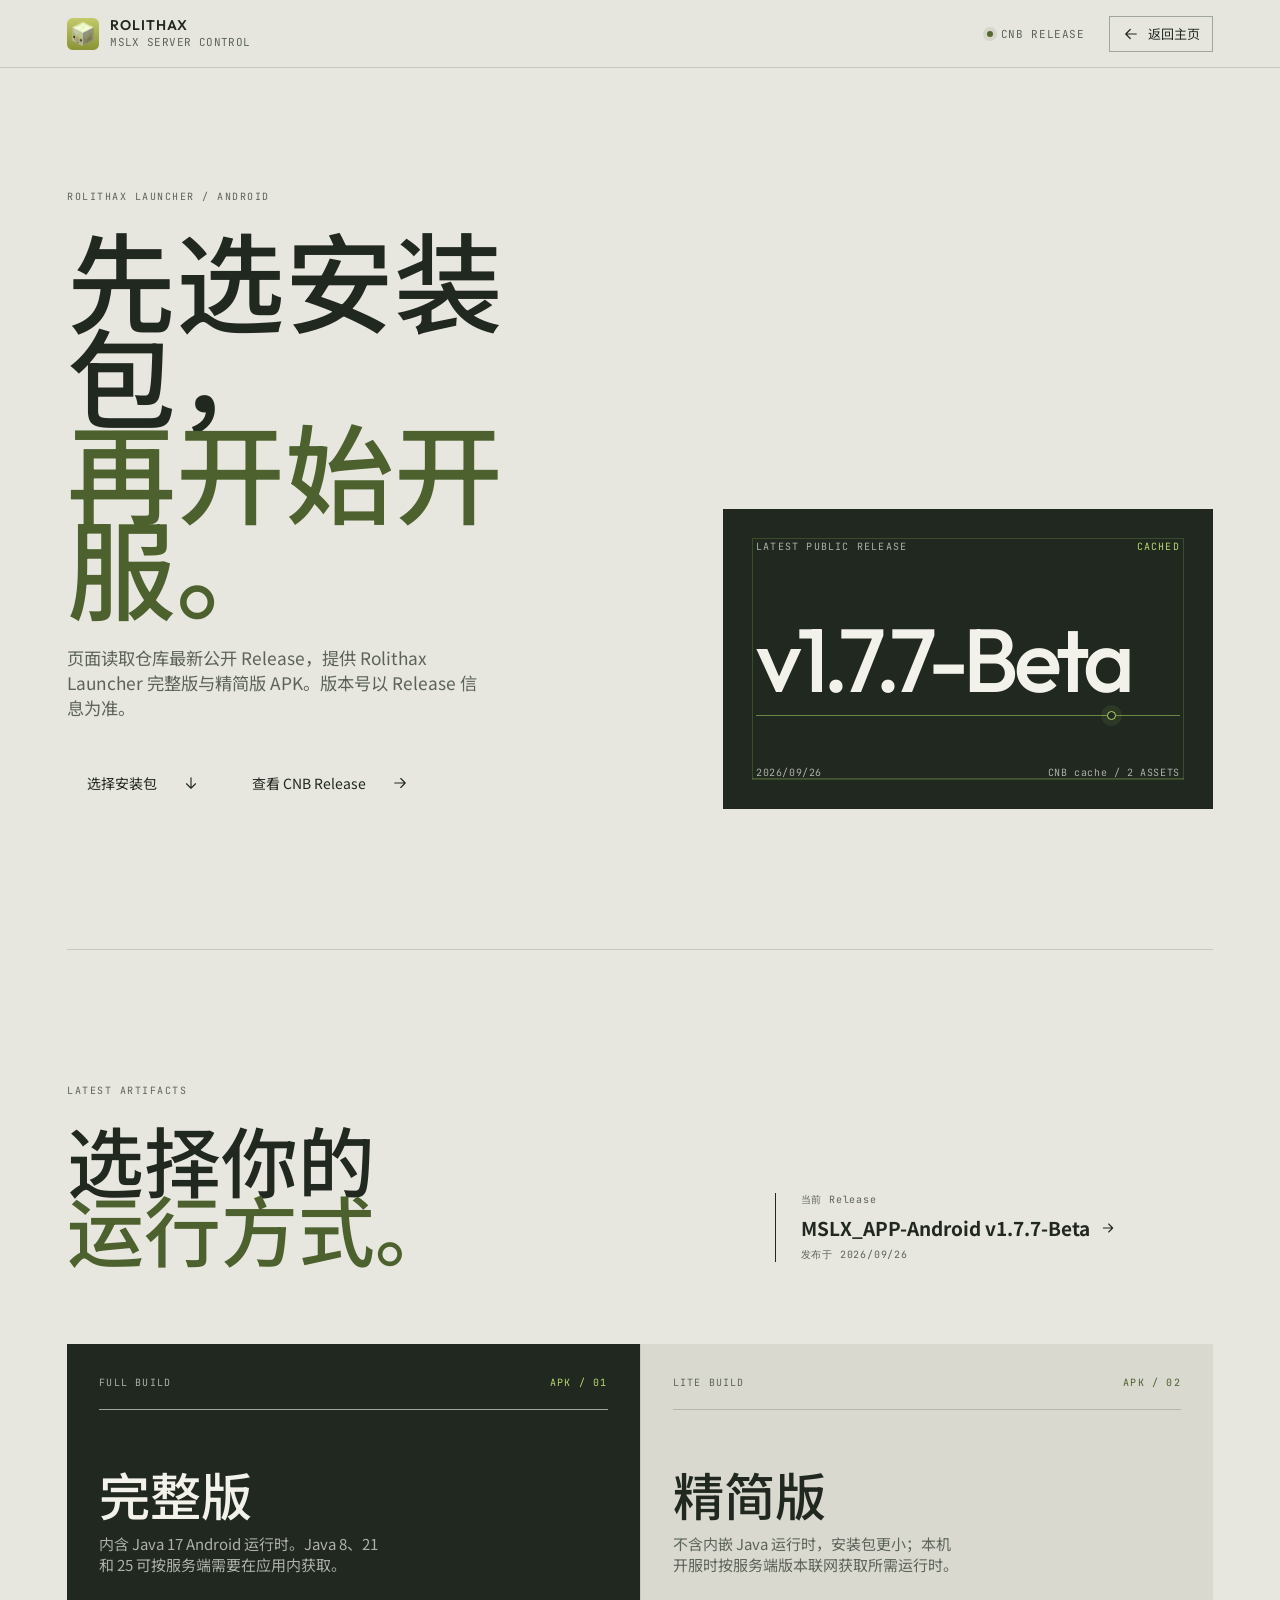
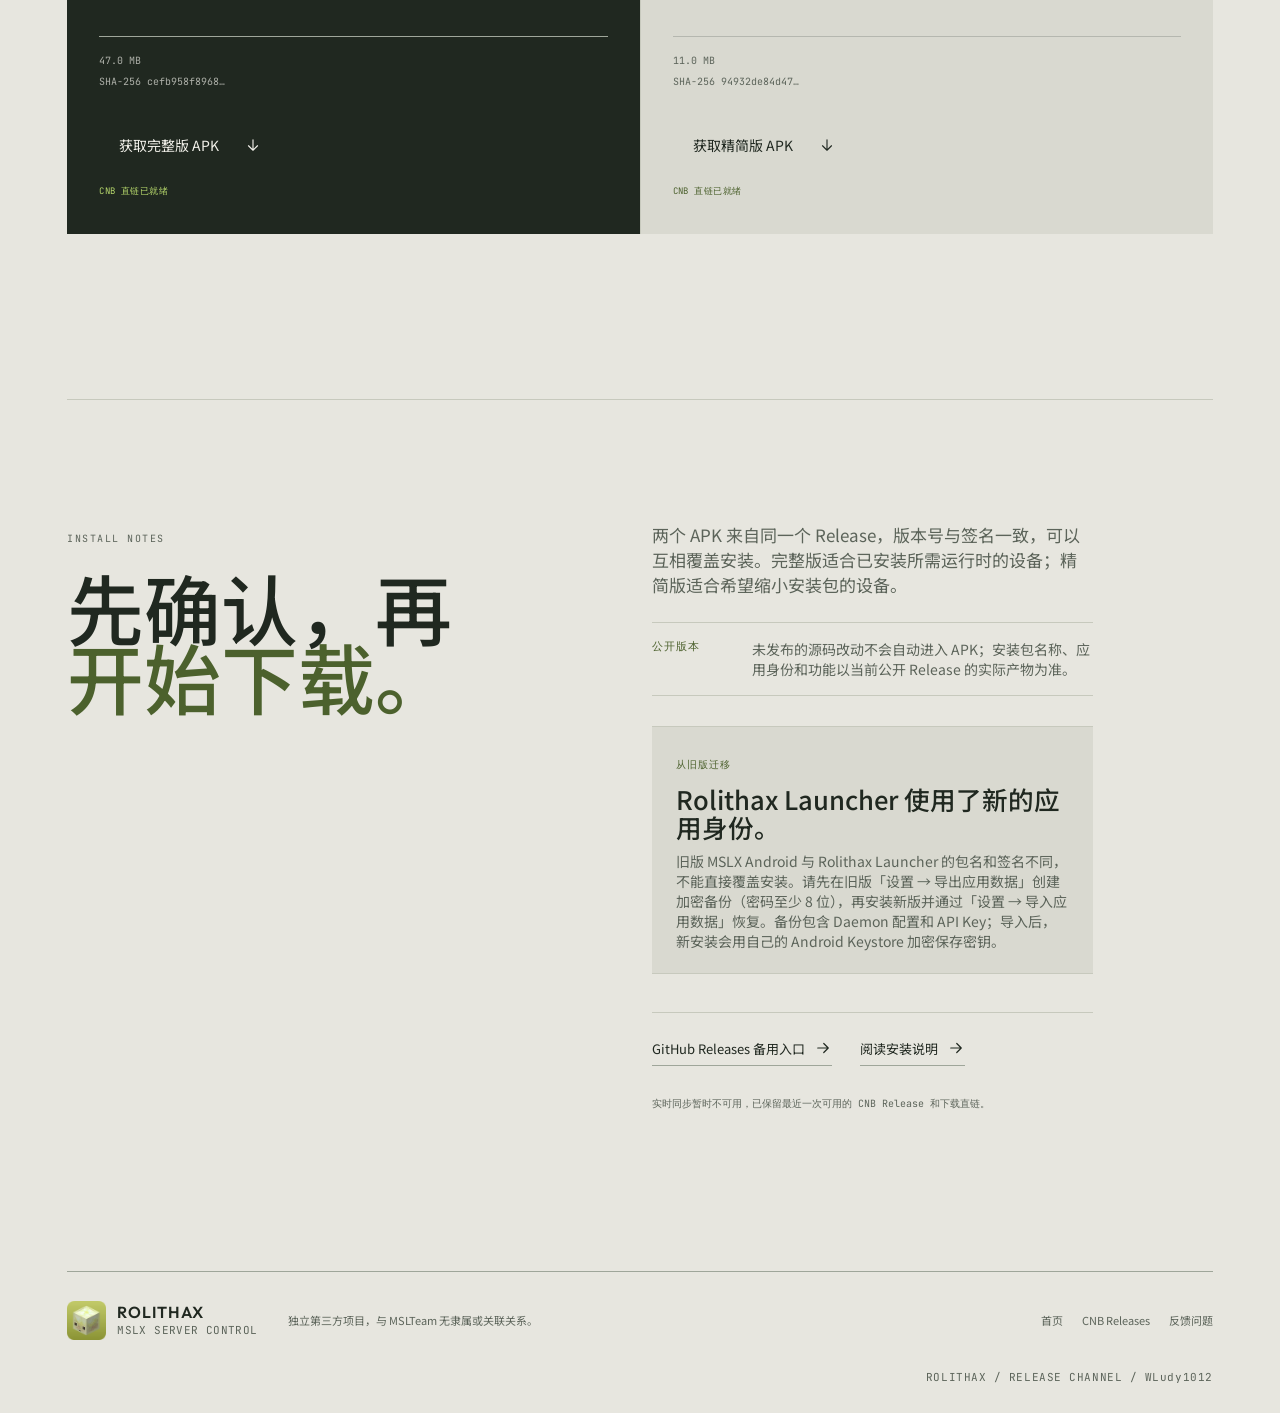
<file: download.html>
<!doctype html>
<html lang="zh-CN">
  <head>
    <meta charset="utf-8">
    <meta name="viewport" content="width=device-width, initial-scale=1">
    <meta name="theme-color" content="#151c17">
    <meta name="description" content="下载 Rolithax Launcher Android 客户端。页面读取最新公开 Release，并提供完整版与精简版 APK。">
    <title>下载 Rolithax Launcher · Android APK</title>
    <link rel="icon" href="assets/favicon.svg" type="image/svg+xml">
    <link rel="alternate icon" href="assets/rolithax-logo.png" type="image/png">
    <link rel="apple-touch-icon" href="assets/rolithax-logo.png">
    <link rel="preconnect" href="https://fonts.googleapis.com">
    <link rel="preconnect" href="https://fonts.gstatic.com" crossorigin>
    <link href="https://fonts.googleapis.com/css2?family=JetBrains+Mono:wght@400;500;600&family=Outfit:wght@400;500;600;700&family=Noto+Sans+SC:wght@400;500;700;900&display=swap" rel="stylesheet">
    <link rel="stylesheet" href="styles.css">
    <link rel="stylesheet" href="download.css">
  </head>
  <body class="site-booting download-page">
    <div class="boot-screen" data-loader aria-label="正在加载 Rolithax Launcher 下载页" aria-live="polite">
      <div class="boot-shell">
        <div class="boot-topline"><span class="boot-brand"><img src="assets/rolithax-logo.png" alt="Rolithax Launcher"><b>ROLITHAX / RELEASE CHANNEL</b></span><span data-boot-percent>000</span></div>
        <div class="boot-field" aria-hidden="true"><i></i><i></i><i></i><i></i><i></i><i></i><i></i><i></i><i></i><i></i><i></i><i></i></div>
        <div class="boot-bottomline"><span data-boot-status>mounting release channel</span><span>FETCH / VERIFY / INSTALL</span></div>
      </div>
    </div>
    <div class="scroll-progress" aria-hidden="true"><span></span></div>

    <header class="site-header download-header">
      <a class="brand" href="index.html" aria-label="返回 Rolithax Launcher 首页"><img src="assets/rolithax-logo.png" alt="Rolithax Launcher"><span><b>ROLITHAX</b><small>MSLX SERVER CONTROL</small></span></a>
      <div class="header-right"><span class="header-status"><i></i> CNB RELEASE</span><a class="header-link" href="index.html"><svg class="icon" viewBox="0 0 24 24" aria-hidden="true"><path d="M19 12H5M11 6l-6 6 6 6"/></svg>返回主页</a></div>
    </header>

    <main>
      <section class="download-hero section-shell" aria-labelledby="download-title">
        <div class="download-hero-copy">
          <p class="download-overline">ROLITHAX LAUNCHER / ANDROID</p>
          <h1 id="download-title">先选安装包，<br><em>再开始开服。</em></h1>
          <p class="download-lede">页面读取仓库最新公开 Release，提供 Rolithax Launcher 完整版与精简版 APK。版本号以 Release 信息为准。</p>
          <div class="download-hero-actions"><a class="action action-dark" href="#packages">选择安装包 <svg class="icon" viewBox="0 0 24 24" aria-hidden="true"><path d="M12 5v14M6 13l6 6 6-6"/></svg></a><a class="action action-line" href="https://cnb.cool/WLudy/MSLX_APP-Android/-/releases" target="_blank" rel="noreferrer">查看 CNB Release <svg class="icon" viewBox="0 0 24 24" aria-hidden="true"><path d="M5 12h14M13 6l6 6-6 6"/></svg></a></div>
        </div>
        <aside class="release-scan" aria-live="polite">
          <div class="release-scan-top"><span>LATEST PUBLIC RELEASE</span><b data-api-state>CONNECTING</b></div>
          <strong data-release-version>SYNCING</strong>
          <div class="release-scan-line"><i></i></div>
          <div class="release-scan-bottom"><span data-release-date>正在请求最新版本</span><span data-release-source>cnb.cool</span></div>
        </aside>
      </section>

      <section class="download-section section-shell" id="packages" aria-labelledby="packages-title">
        <div class="download-section-head"><div><p class="download-overline">LATEST ARTIFACTS</p><h2 id="packages-title">选择你的<br><em>运行方式。</em></h2></div><div class="release-summary"><span>当前 Release</span><a data-release-link href="https://cnb.cool/WLudy/MSLX_APP-Android/-/releases" target="_blank" rel="noreferrer"><b data-release-version-copy>等待版本</b><svg class="icon" viewBox="0 0 24 24" aria-hidden="true"><path d="M5 12h14M13 6l6 6-6 6"/></svg></a><small data-release-summary>CNB API 返回后显示发布时间</small></div></div>
        <div class="download-grid">
          <article class="download-card" data-artifact-card="full">
            <div class="download-card-top"><span>FULL BUILD</span><b>APK / 01</b></div>
            <h3>完整版</h3>
            <p>内含 Java 17 Android 运行时。Java 8、21 和 25 可按服务端需要在应用内获取。</p>
            <div class="asset-meta"><span data-asset-size>等待附件大小</span><span data-asset-hash>SHA-256 等待解析</span></div>
            <a class="action action-dark download-action" data-download-link="full" href="https://cnb.cool/WLudy/MSLX_APP-Android/-/releases" target="_blank" rel="noreferrer" aria-label="打开 CNB Release 下载完整版 APK"><span>获取完整版 APK</span><svg class="icon" viewBox="0 0 24 24" aria-hidden="true"><path d="M12 5v14M6 13l6 6 6-6"/></svg></a>
            <span class="download-status" data-asset-status>等待 CNB Release 数据</span>
          </article>
          <article class="download-card download-card-lite" data-artifact-card="lite">
            <div class="download-card-top"><span>LITE BUILD</span><b>APK / 02</b></div>
            <h3>精简版</h3>
            <p>不含内嵌 Java 运行时，安装包更小；本机开服时按服务端版本联网获取所需运行时。</p>
            <div class="asset-meta"><span data-asset-size>等待附件大小</span><span data-asset-hash>SHA-256 等待解析</span></div>
            <a class="action action-line download-action" data-download-link="lite" href="https://cnb.cool/WLudy/MSLX_APP-Android/-/releases" target="_blank" rel="noreferrer" aria-label="打开 CNB Release 下载精简版 APK"><span>获取精简版 APK</span><svg class="icon" viewBox="0 0 24 24" aria-hidden="true"><path d="M12 5v14M6 13l6 6 6-6"/></svg></a>
            <span class="download-status" data-asset-status>等待 CNB Release 数据</span>
          </article>
        </div>
      </section>

      <section class="download-notes section-shell" aria-labelledby="notes-title">
        <div><p class="download-overline">INSTALL NOTES</p><h2 id="notes-title">先确认，再<br><em>开始下载。</em></h2></div>
        <div class="download-note-copy"><p>两个 APK 来自同一个 Release，版本号与签名一致，可以互相覆盖安装。完整版适合已安装所需运行时的设备；精简版适合希望缩小安装包的设备。</p><aside class="release-note" aria-label="公开版本说明"><span>公开版本</span><p>未发布的源码改动不会自动进入 APK；安装包名称、应用身份和功能以当前公开 Release 的实际产物为准。</p></aside><aside class="migration-note" aria-labelledby="migration-title"><span>从旧版迁移</span><h3 id="migration-title">Rolithax Launcher 使用了新的应用身份。</h3><p>旧版 MSLX Android 与 Rolithax Launcher 的包名和签名不同，不能直接覆盖安装。请先在旧版「设置 → 导出应用数据」创建加密备份（密码至少 8 位），再安装新版并通过「设置 → 导入应用数据」恢复。备份包含 Daemon 配置和 API Key；导入后，新安装会用自己的 Android Keystore 加密保存密钥。</p></aside><div class="download-link-row"><a class="text-action" href="https://github.com/WLudy1012/MSLX_APP-Android/releases" target="_blank" rel="noreferrer">GitHub Releases 备用入口 <svg class="icon" viewBox="0 0 24 24" aria-hidden="true"><path d="M5 12h13M13 6l6 6-6 6"/></svg></a><a class="text-action" href="https://github.com/WLudy1012/MSLX_APP-Android/blob/main/README.md" target="_blank" rel="noreferrer">阅读安装说明 <svg class="icon" viewBox="0 0 24 24" aria-hidden="true"><path d="M5 12h13M13 6l6 6-6 6"/></svg></a></div><p class="download-api-note" data-api-note>页面会从最新公开 Release 读取附件信息。</p></div>
      </section>
    </main>

    <footer class="site-footer section-shell"><a class="brand" href="index.html" aria-label="回到 Rolithax Launcher 首页"><img src="assets/rolithax-logo.png" alt="Rolithax Launcher"><span><b>ROLITHAX</b><small>MSLX SERVER CONTROL</small></span></a><p>独立第三方项目，与 MSLTeam 无隶属或关联关系。</p><div class="footer-links"><a href="index.html">首页</a><a href="https://cnb.cool/WLudy/MSLX_APP-Android/-/releases" target="_blank" rel="noreferrer">CNB Releases</a><a href="https://github.com/WLudy1012/MSLX_APP-Android/issues" target="_blank" rel="noreferrer">反馈问题</a></div><span class="footer-note">ROLITHAX / RELEASE CHANNEL / WLudy1012</span></footer>

    <script src="download.js"></script>
  </body>
</html>
</file>
<file: styles.css>
:root {
  color-scheme: light;
  --paper: #e7e6df;
  --paper-bright: #f2f1ea;
  --paper-deep: #d9d9d0;
  --ink: #202820;
  --ink-soft: #39443a;
  --muted: #5c645a;
  --rule: #c7c9bd;
  --rule-dark: #9fa69a;
  --signal: #b7d96c;
  --signal-deep: #56682f;
  --warm: #d49b5e;
  --display: 'Outfit', 'Noto Sans SC', sans-serif;
  --body: 'Noto Sans SC', sans-serif;
  --mono: 'JetBrains Mono', monospace;
  --page-width: 1340px;
  --page-gutter: clamp(24px, 5.25vw, 82px);
  --header-height: 84px;
  --scroll-progress: 0;
  font-family: var(--body);
  background: var(--paper);
  color: var(--ink);
  font-synthesis: none;
  text-rendering: optimizeLegibility;
  scroll-behavior: smooth;
  scrollbar-color: #728154 var(--paper);
  scrollbar-width: thin;
}

* { box-sizing: border-box; }
html { min-width: 320px; scroll-padding-top: calc(var(--header-height) + 24px); }
body { min-width: 320px; margin: 0; overflow-x: clip; background: var(--paper); }
body, button, a { -webkit-tap-highlight-color: transparent; }
button, a { color: inherit; font: inherit; }
a { text-decoration: none; text-underline-offset: .24em; }
button { border: 0; }
::selection { color: var(--paper-bright); background: var(--signal-deep); }
:focus-visible { outline: 2px solid var(--signal-deep); outline-offset: 4px; }
img, canvas { display: block; max-width: 100%; }
button:active, a:active { transform: translateY(1px) scale(.985); }
[hidden] { display: none !important; }

.section-shell { width: min(100% - var(--page-gutter) * 2, var(--page-width)); margin-inline: auto; }
.page-meter { position: fixed; z-index: 20; top: 0; right: 0; left: 0; height: 2px; pointer-events: none; }
.page-meter span { display: block; width: 100%; height: 100%; background: var(--signal-deep); transform: scaleX(var(--scroll-progress)); transform-origin: left; }

.boot-screen { position: fixed; z-index: 50; inset: 0; display: grid; align-items: center; padding-inline: var(--page-gutter); background: var(--ink); color: var(--paper-bright); opacity: 0; visibility: hidden; transition: opacity .55s cubic-bezier(.16,1,.3,1), visibility .55s; }
.site-booting .boot-screen { opacity: 1; visibility: visible; }
.is-ready .boot-screen { opacity: 0; visibility: hidden; }
.boot-shell { width: min(100%, 600px); margin: auto; }
.boot-topline, .boot-bottomline { display: flex; justify-content: space-between; align-items: center; color: rgba(242,241,234,.66); font: 11px var(--mono); letter-spacing: .06em; }
.boot-brand { display: inline-flex; align-items: center; gap: 11px; }
.boot-brand img { width: 26px; height: 26px; object-fit: contain; }
.boot-brand b { color: var(--paper-bright); font-weight: 500; }
.boot-track { height: 1px; margin-block: 22px; background: rgba(242,241,234,.2); overflow: hidden; }
.boot-track i { display: block; width: 100%; height: 100%; background: var(--signal); transform: scaleX(.08); transform-origin: left; animation: boot-fill 1.1s cubic-bezier(.5,0,.2,1) infinite alternate; }
@keyframes boot-fill { to { transform: scaleX(1); } }

.site-header { position: sticky; z-index: 15; top: 0; display: grid; grid-template-columns: 1fr auto 1fr; align-items: center; min-height: var(--header-height); padding-inline: var(--page-gutter); background: rgba(231,230,223,.96); border-bottom: 1px solid var(--rule); }
.brand { display: inline-flex; width: fit-content; align-items: center; gap: 11px; }
.brand img { width: 39px; height: 39px; object-fit: contain; }
.brand span { display: grid; gap: 3px; }
.brand b { font: 600 16px/1 var(--display); letter-spacing: .065em; }
.brand small { color: var(--muted); font: 11px var(--mono); letter-spacing: .035em; }
.desktop-nav { display: flex; height: var(--header-height); align-items: center; gap: clamp(22px, 3vw, 45px); }
.desktop-nav a, .mobile-route, .header-cta { position: relative; font-size: 13px; }
.desktop-nav a { display: grid; height: 100%; align-items: center; color: var(--muted); transition: color .2s ease; }
.desktop-nav a::after { position: absolute; right: 0; bottom: 0; left: 0; height: 2px; background: var(--signal-deep); content: ''; transform: scaleX(0); transform-origin: left; transition: transform .3s cubic-bezier(.16,1,.3,1); }
.desktop-nav a:hover, .desktop-nav a.is-current { color: var(--ink); }
.desktop-nav a.is-current::after { transform: scaleX(1); }
.header-actions { display: flex; align-items: center; justify-content: flex-end; gap: 25px; }
.inline-arrow { width: 15px; height: 15px; flex: 0 0 auto; fill: none; stroke: currentColor; stroke-width: 1.55; }
.mobile-route { color: var(--muted); }
.header-cta { display: inline-flex; min-height: 42px; align-items: center; gap: 20px; padding: 0 16px; background: var(--ink); color: var(--paper-bright); transition: background .25s ease, color .25s ease; }
.header-cta span { color: var(--signal); }
.header-cta:hover { background: var(--signal); color: var(--ink); }
.header-cta:hover span { color: var(--ink); }

.hero { display: grid; min-height: min(790px, calc(100svh - var(--header-height))); grid-template-columns: .9fr 1.1fr; align-items: center; gap: clamp(50px, 8vw, 124px); padding-block: 78px 90px; }
.hero-copy { position: relative; z-index: 2; padding-block: 20px; }
.hero-index { display: flex; align-items: center; gap: 11px; margin-bottom: 31px; color: var(--muted); font: 11px var(--mono); letter-spacing: .025em; }
.hero-index > span:last-child { margin-left: 17px; color: var(--signal-deep); }
.index-dot { width: 7px; height: 7px; border-radius: 50%; background: var(--signal-deep); }
.hero h1 { margin: 0; font-size: clamp(50px, 6.2vw, 90px); font-weight: 600; line-height: 1.07; letter-spacing: -.055em; }
.hero h1 em, .world-intro h2 em, .section-heading h2 em, .console-copy h2 em, .cta-content h2 em { color: var(--signal-deep); font-style: normal; }
.hero-lede { max-width: 43ch; margin: 28px 0 0; color: var(--muted); font-size: 16px; line-height: 1.95; }
.hero-actions { display: flex; flex-wrap: wrap; gap: 13px; margin-top: 34px; }
.action { display: inline-flex; min-height: 52px; align-items: center; justify-content: center; gap: 25px; padding: 0 20px; font-size: 14px; transition: color .22s ease, background .22s ease, border-color .22s ease; }
.action svg { width: 18px; height: 18px; fill: none; stroke: currentColor; stroke-width: 1.5; }
.action-primary { background: var(--ink); color: var(--paper-bright); }
.action-primary svg { color: var(--signal); transition: transform .25s ease; }
.action-primary:hover { background: var(--signal); color: var(--ink); }
.action-primary:hover svg { color: var(--ink); transform: translateX(4px); }
.action-quiet { border: 1px solid var(--rule-dark); color: var(--ink-soft); }
.action-quiet:hover { border-color: var(--ink); background: var(--paper-bright); }
.action-quiet svg { color: var(--signal-deep); }
.hero-proof { display: flex; flex-wrap: wrap; align-items: center; gap: 12px; margin-top: 48px; color: var(--muted); font: 11px var(--mono); letter-spacing: .025em; }
.hero-proof i { width: 3px; height: 3px; border-radius: 50%; background: var(--signal-deep); }
.hero-art { position: relative; width: 100%; }
.hero-landscape { position: relative; min-height: 510px; margin: 0; overflow: hidden; background: #1b241f; }
.hero-landscape > img { position: absolute; inset: 0; width: 100%; height: 100%; object-fit: cover; object-position: center; filter: saturate(.78) brightness(.72); transform: scale(1.04); }
.hero-landscape canvas { position: absolute; inset: 0; z-index: 1; width: 100%; height: 100%; opacity: .96; mix-blend-mode: screen; filter: saturate(1.2) contrast(1.12); }
.scene-fallback canvas { display: none; }
.landscape-shade { position: absolute; z-index: 2; inset: 0; background: linear-gradient(90deg, rgba(16,25,20,.08), rgba(16,25,20,.04) 58%, rgba(16,25,20,.5)), linear-gradient(0deg, rgba(13,21,16,.74), transparent 48%); pointer-events: none; }
.art-coordinate { position: absolute; z-index: 3; top: 22px; right: 24px; left: 24px; display: flex; justify-content: space-between; color: rgba(242,241,234,.74); font: 11px var(--mono); letter-spacing: .05em; }
.art-coordinate b { color: var(--signal); font-weight: 400; }
.scene-readout { position: absolute; z-index: 3; right: 23px; bottom: 22px; left: 23px; display: grid; grid-template-columns: 8px 1fr auto; align-items: center; gap: 12px; color: var(--paper-bright); }
.readout-dot { width: 7px; height: 7px; border-radius: 50%; background: var(--signal); box-shadow: 0 0 0 5px rgba(183,217,108,.12); }
.scene-readout div { display: grid; gap: 4px; }
.scene-readout b { font-size: 13px; font-weight: 500; }
.scene-readout small { color: rgba(242,241,234,.7); font: 11px var(--mono); }
.readout-mark { width: 18px; height: 18px; fill: none; stroke: var(--signal); stroke-width: 1.5; }
.hero-landscape figcaption { position: absolute; z-index: 3; right: 24px; bottom: 84px; color: rgba(242,241,234,.8); font-size: 11px; }
.art-control { position: absolute; z-index: 4; top: 45%; left: -19px; display: grid; width: 118px; padding: 4px; background: var(--paper-bright); }
.art-mode { position: relative; z-index: 1; min-height: 42px; padding-inline: 13px; background: transparent; color: var(--muted); text-align: left; cursor: pointer; font-size: 12px; }
.art-mode.is-active { color: var(--ink); }
.art-indicator { position: absolute; z-index: 0; top: 4px; right: 4px; left: 4px; height: 42px; background: var(--signal); transition: transform .4s cubic-bezier(.22,1,.36,1); }
.art-control[data-active="local"] .art-indicator { transform: translateY(42px); }
.art-footnote { display: block; margin-top: 13px; color: var(--muted); text-align: right; font: 11px var(--mono); letter-spacing: .06em; }

.world-section { padding-block: 148px 90px; background: var(--paper-bright); }
.world-intro { display: grid; grid-template-columns: 1fr .8fr; align-items: end; column-gap: 50px; margin-bottom: 67px; }
.world-intro h2 { max-width: 12ch; margin: 0; font-size: clamp(43px, 5.4vw, 72px); font-weight: 500; line-height: 1.08; letter-spacing: -.05em; }
.world-intro h2 em { color: var(--signal-deep); }
.world-lede { max-width: 31ch; margin: 0 0 4px auto; color: var(--muted); font-size: 15px; line-height: 1.9; }
.world-layout { display: grid; grid-template-columns: minmax(410px, 1.08fr) minmax(330px, .72fr); align-items: start; gap: clamp(60px, 8vw, 132px); }
.world-stage { position: sticky; top: calc(var(--header-height) + 25px); height: min(72svh, 720px); min-height: 520px; overflow: hidden; background: #17201a; color: var(--paper-bright); }
.world-stage > img { position: absolute; inset: 0; width: 100%; height: 100%; object-fit: cover; opacity: .3; filter: grayscale(.38); }
.world-stage canvas { position: absolute; inset: 0; z-index: 1; width: 100%; height: 100%; opacity: .92; mix-blend-mode: screen; filter: saturate(1.15) contrast(1.1); }
.world-stage-vignette { position: absolute; inset: 0; background: linear-gradient(180deg, rgba(17,25,20,.48), transparent 26%, transparent 66%, rgba(17,25,20,.72)); pointer-events: none; }
.stage-label, .stage-footer { position: absolute; z-index: 3; right: 23px; left: 23px; display: flex; justify-content: space-between; color: rgba(242,241,234,.74); font: 11px var(--mono); letter-spacing: .055em; }
.stage-label { top: 21px; }
.stage-label span:last-child { color: var(--signal); }
.stage-footer { bottom: 20px; }
.stage-footer svg { width: 14px; height: 14px; vertical-align: -3px; fill: none; stroke: var(--signal); stroke-width: 1.5; }
.stage-orbit-label { position: absolute; z-index: 3; display: inline-flex; align-items: center; gap: 7px; padding: 8px 10px; border: 1px solid rgba(242,241,234,.25); background: rgba(22,30,24,.6); color: rgba(242,241,234,.88); font: 11px var(--mono); letter-spacing: .04em; opacity: .22; transform: translateY(8px); transition: opacity .55s ease, transform .7s cubic-bezier(.16,1,.3,1), border-color .4s ease; }
.stage-orbit-label.is-lit { border-color: rgba(183,217,108,.7); opacity: 1; transform: translateY(0); }
.stage-orbit-label i { width: 5px; height: 5px; border-radius: 50%; background: var(--signal); }
.orbit-remote { top: 30%; left: 11%; }
.orbit-phone { top: 47%; right: 10%; }
.orbit-resource { top: 65%; left: 19%; }
.orbit-console { top: 39%; left: 40%; }
.world-chapters { min-width: 0; }
.world-chapter { display: flex; min-height: 82svh; flex-direction: column; justify-content: center; padding-block: 60px; opacity: .38; transition: opacity .45s ease; }
.world-chapter.is-active { opacity: 1; }
.chapter-index { margin-bottom: 25px; color: var(--signal-deep); font: 11px var(--mono); letter-spacing: .06em; }
.world-chapter h3 { margin: 0; font-size: clamp(38px, 4.35vw, 59px); font-weight: 500; line-height: 1.12; letter-spacing: -.045em; }
.world-chapter p { max-width: 42ch; margin: 25px 0 0; color: var(--muted); font-size: 15px; line-height: 2; }
.chapter-facts { display: flex; flex-wrap: wrap; gap: 8px 20px; margin-top: 26px; padding-top: 16px; border-top: 1px solid var(--rule); color: var(--signal-deep); font: 11px var(--mono); }
.chapter-facts span::before { margin-right: 8px; color: var(--rule-dark); content: '/'; }

.workflow-section { padding-block: 157px 169px; }
.section-heading { display: grid; grid-template-columns: 1fr .65fr; align-items: end; gap: 70px; margin-bottom: 67px; }
.section-heading h2, .console-copy h2, .cta-content h2 { margin: 0; font-size: clamp(44px, 5.4vw, 72px); font-weight: 500; line-height: 1.08; letter-spacing: -.05em; }
.section-heading p { max-width: 37ch; margin: 0 0 5px; color: var(--muted); font-size: 15px; line-height: 1.9; }
.workflow-map { border-top: 1px solid var(--rule-dark); border-bottom: 1px solid var(--rule-dark); }
.workflow-steps { display: grid; grid-template-columns: repeat(3,1fr); }
.workflow-step { display: grid; min-height: 91px; grid-template-columns: 35px 1fr; align-content: center; align-items: center; column-gap: 10px; padding: 12px 17px; border-right: 1px solid var(--rule); background: transparent; color: var(--muted); text-align: left; cursor: pointer; transition: background .25s ease, color .25s ease; }
.workflow-step:last-child { border-right: 0; }
.workflow-step > span { grid-row: span 2; color: var(--signal-deep); font: 11px var(--mono); }
.workflow-step b { font-size: 15px; font-weight: 500; }
.workflow-step small { margin-top: 4px; color: var(--muted); font-size: 11px; }
.workflow-step.is-active { background: var(--paper-deep); color: var(--ink); }
.workflow-panel { display: grid; min-height: 354px; grid-template-columns: .8fr 1.2fr; align-items: center; gap: 40px; padding: 40px clamp(20px, 5vw, 70px); background: var(--paper-bright); }
.workflow-panel-copy > span { display: inline-block; margin-top: 11px; color: var(--signal-deep); font: 11px var(--mono); letter-spacing: .06em; }
.workflow-panel-copy h3 { margin: 15px 0 0; font-size: clamp(24px, 2.5vw, 32px); font-weight: 500; line-height: 1.34; }
.workflow-panel-copy p { max-width: 41ch; margin: 16px 0 21px; color: var(--muted); font-size: 13px; line-height: 1.85; }
.text-action { display: inline-flex; align-items: center; gap: 9px; padding-block: 7px; border-bottom: 1px solid var(--rule-dark); color: var(--ink); font-size: 12px; transition: color .2s ease, border-color .2s ease; }
.text-action:hover { border-color: var(--signal-deep); color: var(--signal-deep); }
.text-action .inline-arrow { width: 14px; height: 14px; }
.workflow-diagram { position: relative; display: grid; min-height: 250px; grid-template-columns: 94px 1fr 130px; align-items: center; padding: 20px 2px; }
.diagram-device { display: grid; width: 72px; height: 132px; justify-items: center; align-content: center; gap: 13px; border: 2px solid var(--ink-soft); border-radius: 13px; background: var(--paper); color: var(--ink); transform: rotate(-5deg); }
.diagram-device span, .diagram-device b, .diagram-host span, .diagram-host b, .diagram-host small { font: 11px var(--mono); letter-spacing: .04em; }
.diagram-device i { width: 30px; height: 30px; border: 1px solid var(--signal-deep); background: linear-gradient(var(--signal-deep),var(--signal-deep)) center / 1px 74% no-repeat, linear-gradient(90deg,var(--signal-deep),var(--signal-deep)) center / 74% 1px no-repeat; }
.diagram-link { display: flex; align-items: center; justify-content: center; gap: 8px; }
.diagram-link i { width: 7px; height: 7px; border-radius: 50%; background: var(--signal-deep); }
.diagram-host { display: grid; min-height: 112px; align-content: center; gap: 11px; padding: 18px; border: 1px solid var(--rule-dark); background: var(--paper); }
.diagram-host span { color: var(--signal-deep); }
.diagram-host b { font-size: 11px; }
.diagram-host small { color: var(--muted); font-size: 11px; }
.diagram-stamp { position: absolute; right: 0; bottom: 0; color: var(--muted); font: 11px var(--mono); letter-spacing: .05em; }

.console-section { padding-block: 146px 154px; background: var(--ink); color: var(--paper-bright); }
.console-layout { display: grid; grid-template-columns: .83fr 1.17fr; align-items: center; gap: clamp(50px, 8vw, 124px); }
.console-copy h2 em { color: var(--signal); }
.console-copy > p { max-width: 45ch; margin: 25px 0 28px; color: rgba(242,241,234,.68); font-size: 14px; line-height: 1.95; }
.console-copy .text-action { border-color: rgba(242,241,234,.35); color: var(--paper-bright); }
.console-display { min-width: 0; border: 1px solid rgba(242,241,234,.23); background: #151b17; }
.console-top { display: flex; min-height: 54px; align-items: center; gap: 14px; padding: 6px 18px 8px; border-bottom: 1px solid rgba(242,241,234,.14); color: rgba(242,241,234,.68); font: 11px var(--mono); letter-spacing: .06em; }
.console-top > span { display: flex; gap: 5px; }
.console-top i { width: 5px; height: 5px; border-radius: 50%; background: rgba(242,241,234,.35); }
.console-top b { font-weight: 400; }
.console-top small { margin-left: auto; color: var(--signal); font-size: 11px; }
.console-body { min-height: 250px; padding: 28px clamp(15px, 3vw, 37px); color: #d7dfd1; font: 11px/2.5 var(--mono); }
.console-body p { margin: 0; }
.console-dim { color: #9ca892; }
.console-green { color: #c6df90; }
.console-amber { color: #d9ad72; }
.console-input { display: flex; align-items: center; gap: 10px; margin-top: 16px; color: var(--signal); }
.console-input i { width: 7px; height: 15px; background: var(--signal); animation: cursor-blink 1.1s steps(2,start) infinite; }
.console-input small { color: rgba(242,241,234,.72); font-size: 11px; }
@keyframes cursor-blink { to { visibility: hidden; } }
.console-tool-row { display: flex; flex-wrap: wrap; gap: 10px 22px; padding: 16px 18px; border-top: 1px solid rgba(242,241,234,.14); color: rgba(242,241,234,.63); font-size: 11px; }

.cta-section { display: grid; grid-template-columns: 1fr .9fr; align-items: end; gap: 50px; padding-block: 126px 140px; }
.cta-rule { display: flex; grid-column: 1 / -1; align-items: center; gap: 17px; margin-bottom: 9px; color: var(--muted); font: 11px var(--mono); letter-spacing: .06em; }
.cta-rule i { flex: 1; height: 1px; background: var(--rule); }
.cta-content h2 { font-size: clamp(41px, 5vw, 68px); }
.cta-content p { max-width: 42ch; margin: 21px 0 0; color: var(--muted); font-size: 14px; line-height: 1.85; }
.cta-actions { display: flex; flex-wrap: wrap; justify-content: flex-end; gap: 11px; }
.site-footer { display: grid; grid-template-columns: auto 1fr auto; align-items: center; gap: 30px; padding-block: 29px; border-top: 1px solid var(--rule-dark); }
.site-footer > p { margin: 0; color: var(--muted); font-size: 11px; }
.footer-links { display: flex; flex-wrap: wrap; gap: 10px 19px; justify-content: flex-end; }
.footer-links a { color: var(--muted); font-size: 11px; }
.footer-links a:hover { color: var(--ink); }
.footer-note { grid-column: 1 / -1; justify-self: end; color: var(--muted); font: 11px var(--mono); letter-spacing: .05em; }

@media (max-width: 1100px) {
  :root { --page-gutter: 34px; }
  .site-header { grid-template-columns: auto 1fr auto; gap: 30px; }
  .desktop-nav { justify-content: center; gap: 18px; }
  .header-actions { gap: 14px; }
  .hero { grid-template-columns: .92fr 1.08fr; gap: 48px; }
  .hero-landscape { min-height: 440px; }
  .world-layout { grid-template-columns: minmax(360px, 1fr) minmax(310px, .8fr); gap: 54px; }
  .workflow-panel { grid-template-columns: .9fr 1.1fr; }
}
@media (max-width: 900px) {
  :root { --header-height: 72px; --page-gutter: 25px; }
  .brand img { width: 34px; height: 34px; }
  .desktop-nav { gap: 14px; }
  .desktop-nav a, .mobile-route { font-size: 11px; }
  .brand b { font-size: 14px; }
  .brand small { font-size: 11px; }
  .hero { min-height: 650px; gap: 35px; }
  .hero h1 { font-size: clamp(47px, 6.3vw, 65px); }
  .hero-landscape { min-height: 390px; }
  .world-layout { grid-template-columns: minmax(320px, 1fr) minmax(285px, .86fr); gap: 38px; }
  .world-stage { min-height: 450px; height: 65svh; }
  .world-chapter h3 { font-size: 40px; }
}
@media (max-width: 820px) {
  html:not(.desktop-forced) .desktop-site .site-header,
  html:not(.desktop-forced) .desktop-site main,
  html:not(.desktop-forced) .desktop-site .site-footer { display: none; }
  html.desktop-forced .site-header { grid-template-columns: 1fr auto; gap: 14px; padding-inline: 17px; }
  html.desktop-forced .desktop-nav, html.desktop-forced .mobile-route { display: none; }
  html.desktop-forced .header-actions { gap: 0; }
  html.desktop-forced .hero { min-height: auto; grid-template-columns: 1fr; gap: 35px; padding-block: 50px; }
  html.desktop-forced .hero-landscape { min-height: 410px; }
  html.desktop-forced .art-control { left: -7px; }
  html.desktop-forced .world-intro { grid-template-columns: 1fr; gap: 20px; }
  html.desktop-forced .world-lede { margin: 0; }
  html.desktop-forced .world-layout, html.desktop-forced .console-layout { grid-template-columns: 1fr; gap: 25px; }
  html.desktop-forced .world-stage { position: relative; top: auto; height: 60svh; min-height: 360px; }
  html.desktop-forced .world-chapter { min-height: 0; padding-block: 45px; }
  html.desktop-forced .section-heading, html.desktop-forced .cta-section { grid-template-columns: 1fr; gap: 25px; }
  html.desktop-forced .workflow-panel { grid-template-columns: 1fr; }
  html.desktop-forced .workflow-diagram { min-height: 200px; }
  html.desktop-forced .cta-actions { justify-content: flex-start; }
  html.desktop-forced .site-footer { grid-template-columns: 1fr; gap: 17px; }
  html.desktop-forced .footer-links { justify-content: flex-start; }
  html.desktop-forced .footer-note { grid-column: auto; justify-self: start; }
}
@media (prefers-reduced-motion: reduce) {
  :root { scroll-behavior: auto; }
  *, *::before, *::after { scroll-behavior: auto !important; animation-duration: .01ms !important; animation-iteration-count: 1 !important; transition-duration: .01ms !important; }
  .boot-track i { animation: none; }
  .console-input i { animation: none; }
}
</file>
<file: download.css>
.download-page { --muted-dark: rgba(242, 241, 234, .68); }
.scroll-progress { position: fixed; z-index: 20; top: 0; right: 0; left: 0; height: 2px; pointer-events: none; }
.scroll-progress span { display: block; width: 100%; height: 100%; background: var(--signal-deep); transform: scaleX(var(--scroll-progress)); transform-origin: left; }
.download-page .site-header { display: flex; min-height: 68px; height: 68px; align-items: center; padding-inline: var(--page-gutter); }
.download-header { position: sticky; top: 0; }
.download-page .site-header .brand img { width: 32px; height: 32px; }
.download-page .site-header .brand b { font-size: 14px; }
.download-page .site-header .brand small { font-size: 11px; }
.download-header .header-right { display: flex; align-items: center; justify-content: flex-end; gap: 24px; margin-left: auto; }
.header-status { display: inline-flex; align-items: center; gap: 8px; color: var(--muted); font: 11px var(--mono); letter-spacing: .06em; }
.header-status i { width: 6px; height: 6px; border-radius: 50%; background: var(--signal-deep); box-shadow: 0 0 0 4px rgba(86, 104, 47, .12); }
.header-link { display: inline-flex; min-height: 36px; align-items: center; gap: 8px; padding-inline: 12px; border: 1px solid var(--rule-dark); color: var(--ink); font-size: 13px; transition: background .2s ease, border-color .2s ease; }
.header-link:hover { border-color: var(--ink); background: var(--paper-bright); }
.icon { width: 18px; height: 18px; flex: 0 0 auto; fill: none; stroke: currentColor; stroke-width: 1.6; stroke-linecap: round; stroke-linejoin: round; }
.boot-field { display: grid; height: 46px; grid-template-columns: repeat(12, 1fr); align-items: end; gap: 5px; margin-block: 24px; padding-block: 6px; border-block: 1px solid rgba(242, 241, 234, .14); }
.boot-field i { display: block; height: 100%; background: var(--signal); opacity: .82; transform: scaleY(.2); transform-origin: bottom; animation: release-bars 1.2s cubic-bezier(.16, 1, .3, 1) infinite alternate; }
.boot-field i:nth-child(2n) { animation-delay: -.22s; }
.boot-field i:nth-child(3n) { animation-delay: -.47s; }
.boot-field i:nth-child(4n) { animation-delay: -.71s; }
@keyframes release-bars { to { transform: scaleY(1); opacity: 1; } }
.download-hero { display: grid; grid-template-columns: 1.05fr .95fr; align-items: end; gap: 10%; min-height: 650px; padding-top: 112px; padding-bottom: 140px; }
.download-overline { margin-bottom: 27px; color: var(--muted); font: 10px 'JetBrains Mono', monospace; letter-spacing: .15em; }
.download-hero h1 { max-width: 8.5ch; margin: 0 0 32px; font-size: clamp(4.2rem, 8.5vw, 8rem); font-weight: 500; line-height: .88; }
.download-hero h1 em, .download-section h2 em, .download-notes h2 em { color: #4c612d; font-style: normal; }
.download-lede { max-width: 42ch; margin-bottom: 37px; color: var(--muted); font-size: clamp(1rem, 1.35vw, 1.2rem); }
.download-hero-actions { display: flex; flex-wrap: wrap; gap: 12px; }
.release-scan { position: relative; min-height: 300px; padding: 30px 32px; border: 1px solid var(--ink); background: var(--ink); color: var(--paper-bright); overflow: hidden; }
.release-scan::before, .release-scan::after { position: absolute; content: ''; pointer-events: none; }
.release-scan::before { inset: 28px; border: 1px solid rgba(185, 232, 108, .18); }
.release-scan::after { right: 28px; bottom: 29px; left: 28px; height: 1px; background: rgba(185, 232, 108, .25); }
.release-scan-top, .release-scan-bottom { position: relative; z-index: 1; display: flex; align-items: center; justify-content: space-between; gap: 16px; color: var(--muted-dark); font: 10px 'JetBrains Mono', monospace; letter-spacing: .12em; }
.release-scan-top b { color: var(--signal); font-weight: 400; }
.release-scan > strong { position: absolute; top: 50%; left: 32px; z-index: 1; color: var(--paper-bright); font: 500 clamp(3.6rem, 7vw, 6.4rem)/.9 'Outfit', sans-serif; letter-spacing: -.06em; transform: translateY(-50%); }
.release-scan-line { position: absolute; top: 50%; right: 32px; left: 32px; height: 1px; background: rgba(185, 232, 108, .5); transform: translateY(56px); }
.release-scan-line i { position: absolute; top: -4px; right: 15%; width: 9px; height: 9px; border: 1px solid var(--signal); border-radius: 50%; background: var(--ink); box-shadow: 0 0 0 6px rgba(185, 232, 108, .08); animation: scan-pulse 1.8s ease-in-out infinite; }
.release-scan-bottom { position: absolute; right: 32px; bottom: 29px; left: 32px; letter-spacing: .06em; }
@keyframes scan-pulse { 50% { transform: scale(.65); opacity: .45; } }

.download-section { padding-top: 124px; padding-bottom: 165px; border-top: 1px solid var(--rule); }
.download-section-head { display: grid; grid-template-columns: 1.2fr .8fr; align-items: end; gap: 50px; }
.download-section-head h2, .download-notes h2 { margin: 0; font-size: clamp(3.5rem, 6vw, 6.4rem); font-weight: 500; line-height: .9; }
.release-summary { display: grid; justify-items: start; gap: 7px; padding-left: 25px; border-left: 1px solid var(--ink); }
.release-summary > span, .release-summary small { color: var(--muted); font: 10px 'JetBrains Mono', monospace; letter-spacing: .08em; }
.release-summary a { display: inline-flex; align-items: center; gap: 10px; font-size: 19px; font-weight: 500; }
.release-summary a:hover { color: #4c612d; }
.release-summary .icon { width: 16px; height: 16px; }
.download-grid { display: grid; grid-template-columns: 1fr 1fr; gap: 1px; margin-top: 82px; background: var(--rule); }
.download-card { min-height: 470px; padding: 32px; background: var(--ink); color: var(--paper-bright); }
.download-card-lite { background: var(--paper-deep); color: var(--ink); }
.download-card-top { display: flex; align-items: center; justify-content: space-between; padding-bottom: 20px; border-bottom: 1px solid var(--rule-dark); color: var(--muted-dark); font: 10px 'JetBrains Mono', monospace; letter-spacing: .12em; }
.download-card-lite .download-card-top { border-color: rgba(21, 28, 23, .18); color: var(--muted); }
.download-card-top b { color: var(--signal); font-weight: 400; }
.download-card-lite .download-card-top b { color: #4c612d; }
.download-card h3 { margin: 61px 0 16px; font-size: clamp(2.5rem, 4vw, 4.3rem); font-weight: 500; line-height: .9; }
.download-card p { max-width: 36ch; min-height: 72px; margin-bottom: 31px; color: var(--muted-dark); font-size: 15px; }
.download-card-lite p { color: var(--muted); }
.asset-meta { display: grid; gap: 7px; padding-top: 17px; border-top: 1px solid var(--rule-dark); color: var(--muted-dark); font: 10px/1.4 'JetBrains Mono', monospace; }
.download-card-lite .asset-meta { border-color: rgba(21, 28, 23, .18); color: var(--muted); }
.download-action { margin-top: 30px; }
.download-card-lite .download-action { border-color: rgba(21, 28, 23, .35); }
.download-status { display: block; min-height: 17px; margin-top: 14px; color: var(--muted-dark); font: 9px 'JetBrains Mono', monospace; letter-spacing: .05em; }
.download-card-lite .download-status { color: var(--muted); }
.download-status.is-ready { color: var(--signal); }
.download-card-lite .download-status.is-ready { color: #4c612d; }
.download-action[aria-disabled="true"] { opacity: .62; }
.download-action[aria-disabled="true"]:focus { outline-color: var(--muted); }

.download-notes { display: grid; grid-template-columns: .9fr 1.1fr; gap: 11%; padding-top: 122px; padding-bottom: 160px; border-top: 1px solid var(--rule); }
.download-note-copy { align-self: end; max-width: 49ch; }
.download-note-copy > p:first-child { margin: 0; color: var(--muted); font-size: 17px; }
.release-note { display: grid; grid-template-columns: 86px 1fr; gap: 14px; margin-top: 25px; padding: 16px 0; border-top: 1px solid var(--rule); border-bottom: 1px solid var(--rule); }
.release-note > span { color: #4c612d; font: 11px 'JetBrains Mono', monospace; letter-spacing: .1em; }
.release-note p { margin: 0; color: var(--muted); font-size: 14px; }
.migration-note { margin-top: 30px; padding: 22px 24px; border-top: 1px solid var(--rule); border-bottom: 1px solid var(--rule); background: var(--paper-deep); }
.migration-note > span { color: #4c612d; font: 10px 'JetBrains Mono', monospace; letter-spacing: .1em; text-transform: uppercase; }
.migration-note h3 { margin: 12px 0 9px; font-size: clamp(1.25rem, 2vw, 1.65rem); font-weight: 500; line-height: 1.1; }
.migration-note p { margin: 0; color: var(--muted); font-size: 14px; }
.download-link-row { display: flex; flex-wrap: wrap; gap: 18px 28px; margin-top: 38px; padding-top: 19px; border-top: 1px solid var(--rule); }
.download-link-row .text-action { font-size: 13px; }
.download-api-note { margin: 31px 0 0 !important; color: var(--muted) !important; font: 10px 'JetBrains Mono', monospace; }

@media (max-width: 900px) {
  .download-hero { gap: 55px; }
  .download-section-head { grid-template-columns: 1fr .8fr; }
  .download-notes { gap: 55px; }
}

@media (max-width: 760px) {
  .download-page .site-header { min-height: 62px; height: 62px; }
  .download-page .site-header .brand img { width: 29px; height: 29px; }
  .download-header .header-status { display: none; }
  .download-header .header-right { gap: 0; }
  .download-hero { display: block; min-height: auto; padding-top: 72px; padding-bottom: 112px; }
  .download-hero h1 { max-width: 7.5ch; font-size: clamp(3.7rem, 18vw, 6rem); }
  .download-lede { max-width: 38ch; }
  .release-scan { min-height: 240px; margin-top: 63px; padding: 24px; }
  .release-scan::before { inset: 23px; }
  .release-scan > strong { left: 24px; font-size: 4rem; }
  .release-scan-line { right: 24px; left: 24px; }
  .release-scan-bottom { right: 24px; bottom: 23px; left: 24px; font-size: 9px; }
  .download-section { padding-top: 104px; padding-bottom: 123px; }
  .download-section-head { display: block; }
  .release-summary { margin-top: 58px; }
  .download-grid { display: block; margin-top: 59px; }
  .download-card { min-height: auto; padding: 26px; }
  .download-card + .download-card { border-top: 1px solid var(--rule-dark); }
  .download-card-lite + .download-card { border-color: var(--rule); }
  .download-card h3 { margin-top: 48px; font-size: 3.25rem; }
  .download-card p { min-height: 0; }
  .download-notes { display: block; padding-top: 104px; padding-bottom: 123px; }
  .download-note-copy { margin-top: 58px; }
  .release-note { grid-template-columns: 1fr; gap: 8px; }
  .migration-note { margin-top: 25px; padding: 20px; }
}

@media (prefers-reduced-motion: reduce) {
  .release-scan-line i, .boot-field i { animation: none; }
}
</file>
